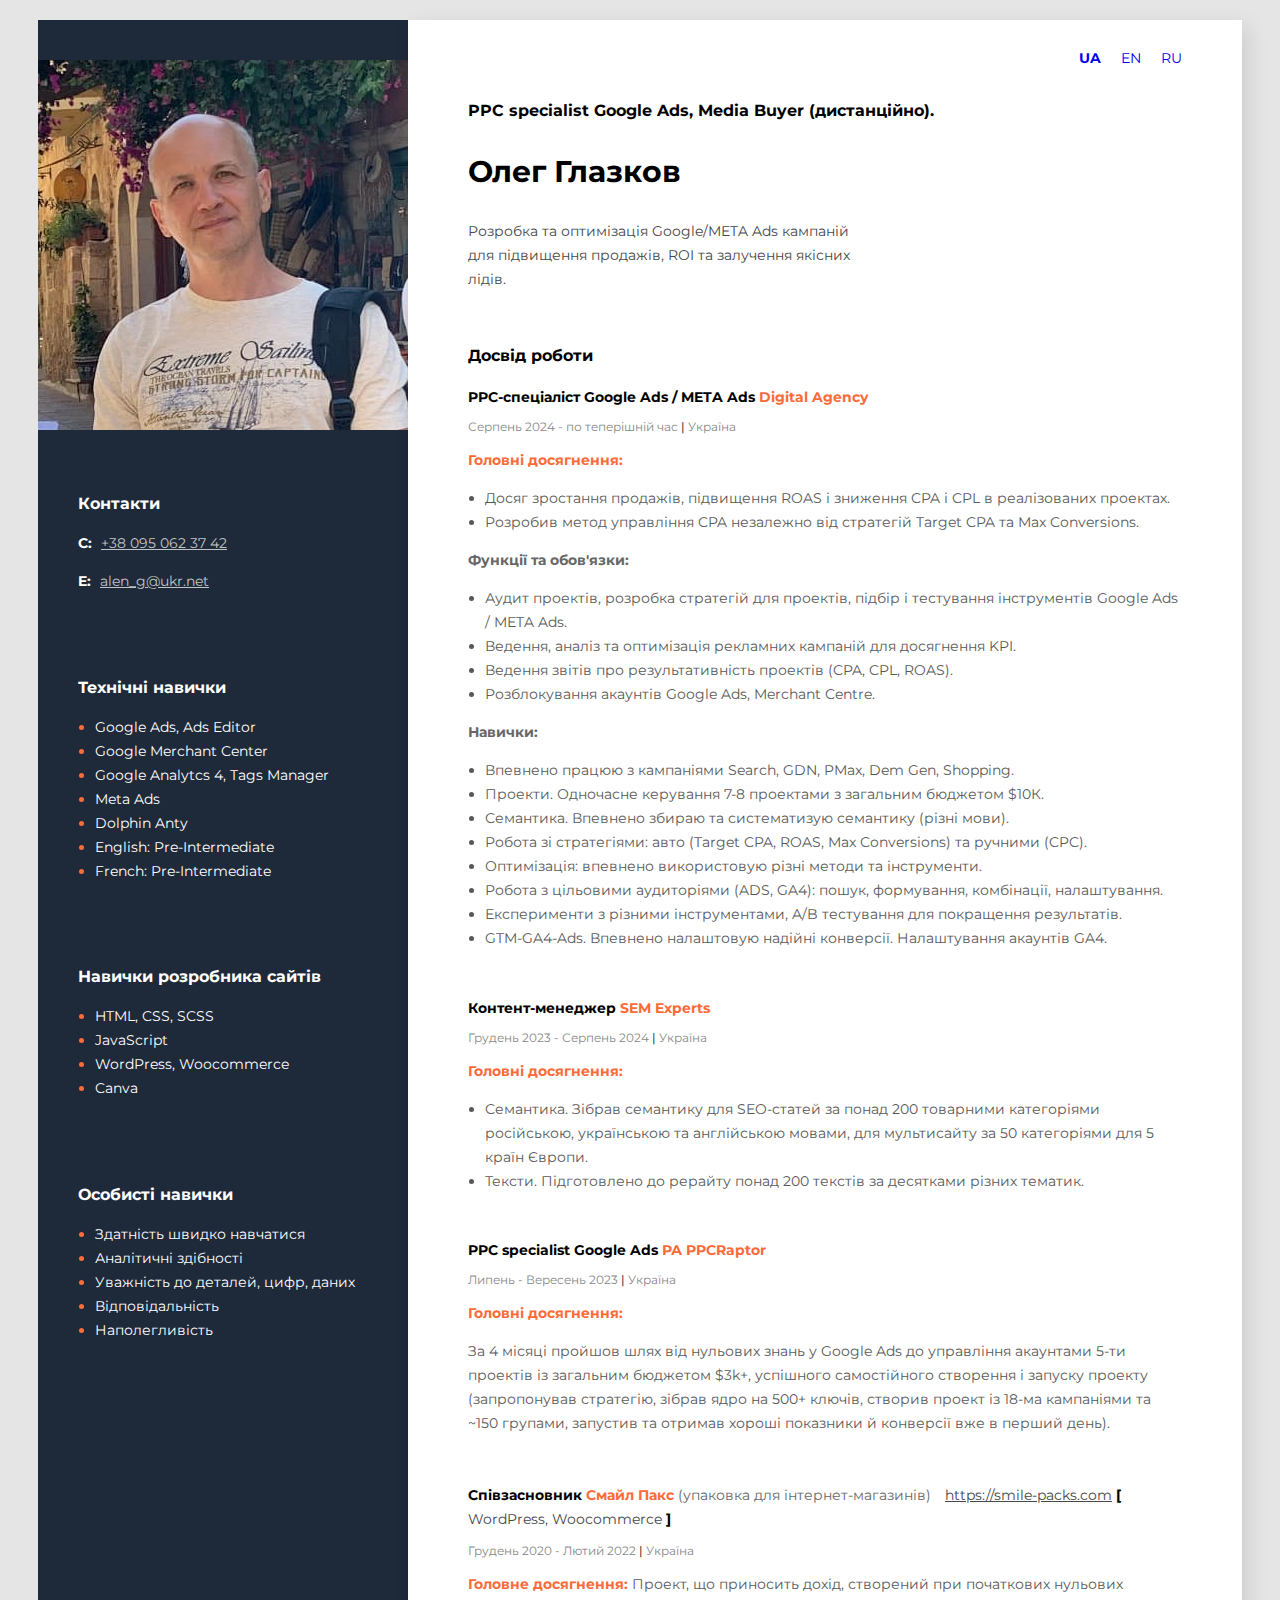
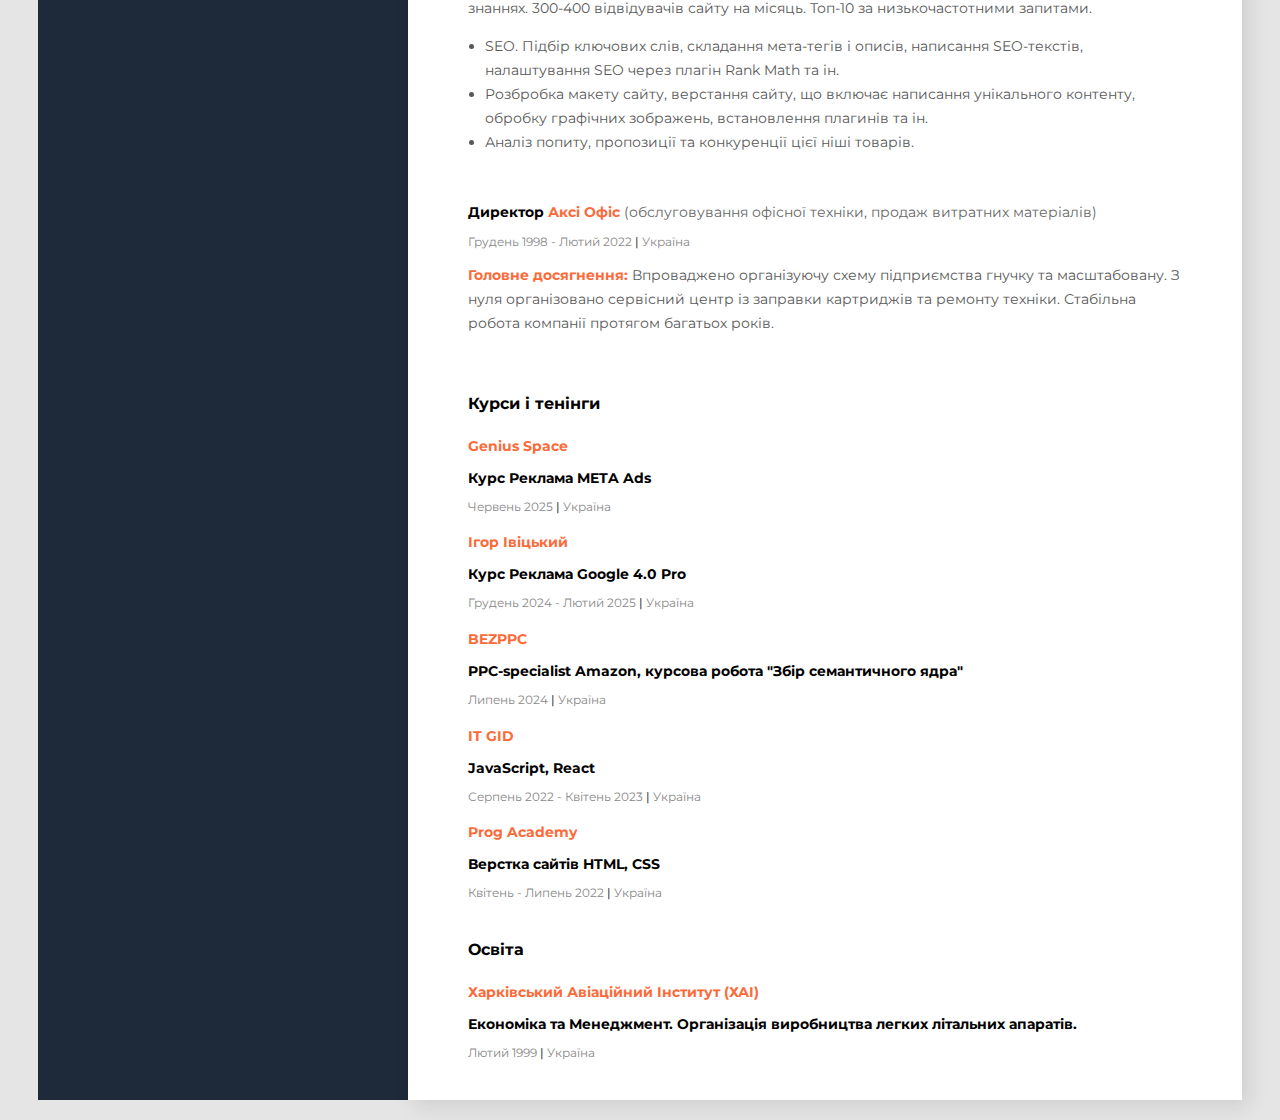
<file: index.html>
<!DOCTYPE html>
<html lang="ua">

<head>
    <meta charset="UTF-8">
    <meta name="viewport" content="width=device-width" , initiale-scale="1.0">
    <meta name='freelancehunt' content='8ac4616a92b067a'>
    <link rel="preconnect" href="https://fonts.googleapis.com">
    <link rel="preconnect" href="https://fonts.gstatic.com" crossorigin>
    <link href="https://fonts.googleapis.com/css2?family=Montserrat:wght@400;700&display=swap" rel="stylesheet">
    <link rel="stylesheet" href="./Styles/styles.css">
    <title>My resume</title>
</head>

<body>
    <div class="main">
        <div class="main_content">
            <div class="nav">
                <div><a href="./index.html" class="nav__link nav__link_current">UA</a></div>
                <div><a href="./en.html" class="nav__link">EN</a></div>
                <div><a href="./ru.html" class="nav__link">RU</a></div>
            </div>
            <div class="about">
                <h3 class="about_position">
                    PPC specialist Google Ads, Media Buyer (дистанційно). </h3>
                <h2 class="about_name">Олег Глазков</h2>
                <p class="about_description">
                    Розробка та оптимізація Google/META Ads кампаній для підвищення продажів, ROI та залучення якісних лідів.
                </p>
            </div>
           <div class="work">
        <h3 class="title">Досвід роботи</h3>
        <h4 class="work_position">PPC-спеціаліст Google Ads / META Ads <span class="organization">Digital Agency</span>
            <span class="organization__profil"></span>
        </h4>
        <p class="period">Серпень 2024 - по теперішній час <span class="line">|</span> Україна</p>
    
        <p class="work_list_item"><span class="organization">
            Головні досягнення:</span>
        </p>

        <ul class="work_list">
            <li class="work_list_item">
                Досяг зростання продажів, підвищення ROAS і зниження CPA і CPL в реалізованих проектах.
            </li>
            <li class="work_list_item">
                Розробив метод управління CPA незалежно від стратегій Target CPA та Max Conversions.
            </li>
        </ul>
        <p class="work_list_item"><span class="organization__function">
            Функції та обов'язки:</span>
        </p>
        <ul class="work_list">
            <li class="work_list_item">
               Аудит проектів, розробка стратегій для проектів, підбір і тестування інструментів Google Ads / META Ads.
            <li class="work_list_item">
                Ведення, аналіз та оптимізація рекламних кампаній для досягнення KPI.
            </li>
            <li class="work_list_item">
                Ведення звітів про результативність проектів (CPA, CPL, ROAS).
            </li>
            <li class="work_list_item">
                Розблокування акаунтів Google Ads, Merchant Centre.
            </li>
        </ul>

        <p class="work_list_item"><span class="organization__function">
             Навички:</span>
        </p>
        <ul class="work_list">
            <li class="work_list_item">
                Впевнено працюю з кампаніями Search, GDN, PMax, Dem Gen, Shopping.
            </li>
            <li class="work_list_item">
                Проекти. Одночасне керування 7-8 проектами з загальним бюджетом $10К.
            </li>
            <li class="work_list_item">
                Семантика. Впевнено збираю та систематизую семантику (різні мови).
            </li>
            <li class="work_list_item">
                Робота зі стратегіями: авто (Target CPA, ROAS, Max Conversions) та ручними (CPC).
            </li>
            <li class="work_list_item">
                Оптимізація: впевнено використовую різні методи та інструменти.
            </li>
            <li class="work_list_item">
                Робота з цільовими аудиторіями (ADS, GA4): пошук, формування, комбінації, налаштування.
            </li>
            <li class="work_list_item">
                Експерименти з різними інструментами, A/B тестування для покращення результатів.
            </li>
            <li class="work_list_item">
                GTM-GA4-Ads. Впевнено налаштовую надійні конверсії. Налаштування акаунтів GA4.
            </li>
        </ul>      
    </div>
           
              <!--Work Experience 0-->
              <div class="work">
               
                <h4 class="work_position">Контент-менеджер <span class="organization">  SEM Experts</span>
                    <span class="organization__profil"></span>
                </h4>
                <p class="period">Грудень 2023 - Серпень 2024 <span class="line">|</span> Україна</p>
               
                <p class="work_list_item"><span class="organization">
                    Головні досягнення:</span>
                </p>

                 <ul class="work_list">
                    <li class="work_list_item">
                        Семантика. Зібрав семантику для SEO-статей за понад 200 товарними категоріями російською, українською та англійською мовами, для мультисайту за 50 категоріями для 5 країн Європи.
                  </li>
                  <li class="work_list_item">
                    Тексти. Підготовлено до рерайту понад 200 текстів за десятками різних тематик.
                  </li>
                </ul>
            </div>
            <!--Work Experience 1-->
            <div class="work">
                <h4 class="work_position">PPC specialist Google Ads <span class="organization">  РА PPCRaptor</span>
                    <span class="organization__profil"></span>
                </h4>
                <p class="period">Липень - Вересень 2023 <span class="line">|</span> Україна</p>
                 <p class="work_list_item"><span class="organization">
                    Головні досягнення:</span>
                </p>
                <p class="work_list_item"> За 4 місяці пройшов шлях від нульових знань у Google Ads до управління 
                    акаунтами 5-ти проектів із загальним бюджетом $3k+, успішного самостійного створення і 
                    запуску проекту (запропонував стратегію, зібрав ядро на 500+ ключів, створив проект 
                    із 18-ма кампаніями та ~150 групами, запустив та отримав хороші показники й конверсії 
                    вже в перший день).
                </p>
            </div>
            <!--Work Experience 2-->
            <div class="work">
                <h4 class="work_position">Спiвзасновник <span class="organization">Смайл Пакс</span>
                    <span class="organization__profil">(упаковка для інтернет-магазинів)</span>
                    <span class="project_string">
                        <a href="https://smile-packs.com/" class="project_link">https://smile-packs.com</a>
                        <span class="project_bracked"> [ </span> WordPress,
                        Woocommerce <span class="project_bracked"> ]</span>
                    </span>
                </h4>
                <p class="period">Грудень 2020 - Лютий 2022 <span class="line">|</span> Україна</p>
                <p class="work_list_item"><span class="organization">
                        Головне досягнення:</span> Проект, що приносить дохід, створений при початкових нульових
                    знаннях. 300-400 відвідувачів сайту на місяць. Топ-10 за низькочастотними запитами.
                </p>
               
                <ul class="work_list">
                    <li class="work_list_item">
                        SEO. Підбір ключових слів, складання мета-тегів і описів, написання SEO-текстів, налаштування SEO через плагін Rank Math та ін.
                    </li>
                    <li class="work_list_item">
                        Розбробка макету сайту, верстання сайту, що включає написання унікального контенту, обробку графічних зображень, встановлення плагинів та ін.
                    </li>
                    <li class="work_list_item">
                        Аналіз попиту, пропозиції та конкуренції цієї ніші товарів.
                    </li>
                </ul>
            </div>
            <!--Work Experience 3-->
            <div class="work">
                <h4 class="work_position">Директор <span class="organization">Аксi Офiс</span>
                    <span class="organization__profil">(обслуговування офісної техніки, продаж витратних
                        матеріалів)</span>
                </h4>
                <p class="period">Грудень 1998 - Лютий 2022 <span class="line">|</span> Україна</p>
                <p class="work_list_item"><span class="organization">
                        Головне досягнення:</span> Впроваджено організуючу схему підприємства гнучку та масштабовану.
                    З нуля організовано сервісний центр із заправки картриджів та ремонту техніки. Стабільна робота компанії протягом багатьох років.
                </p>
            </div>
            <!--Courses-->
            <div class="education">
                <h3 class="title">Курси i тенiнги</h3>

                <h4 class="education_org">Genius Space</h4>
                <p class="specialization">Курс Реклама META Ads</p>
                <p class="period">Червень 2025 <span class="line">|</span> Україна</p>

                <h4 class="education_org">Ігор Івіцький</h4>
                <p class="specialization">Курс Реклама Google 4.0 Pro</p>
                <p class="period">Грудень 2024 - Лютий 2025 <span class="line">|</span> Україна</p>

                <h4 class="education_org">BEZPPC</h4>
                <p class="specialization">PPC-specialist Amazon, курсова робота "Збір семантичного ядра"</p>
                <p class="period">Липень 2024 <span class="line">|</span> Україна</p>

                <h4 class="education_org">IT GID</h4>
                <p class="specialization">JavaScript, React</p>
                <p class="period">Серпень 2022 - Квітень 2023 <span class="line">|</span> Україна</p>

                <h4 class="education_org">Prog Academy</h4>
                <p class="specialization">Верстка сайтів HTML, CSS</p>
                <p class="period">Квiтень - Липень 2022 <span class="line">|</span> Україна</p>
            </div>
            <!--Education-->
            <div class="education">
                <h3 class="title">Освiта</h3>
                <h4 class="education_org">Харківський Авіаційний Iнститут (ХАI)</h4>
                <p class="specialization">Економiка та Менеджмент. Організація виробництва легких літальних апаратів.
                </p>
                <p class="period">Лютий 1999 <span class="line">|</span> Україна</p>
                </ul>
            </div>
        </div>
        <!--SideBar-->
        <aside class="sidebar">
            <div class="area-photo">
                <img src="./img/foto_alen.jpg" alt="My photo" class="photo">
            </div>
            <!--Contacts-->
            <div class="contacts">
                <H3 class="sidebar-title">Контакти</H3>
                <p>
                    <span class="contact-type">C:</span>
                    <a href="tel:+380950623742" class="contact-link">+38 095 062 37 42</a>
                </p>
                </p>
                <span class="contact-type">E:</span>
                <a href="mailto:alen_g@ukr.net" class="contact-link">alen_g@ukr.net</a>
                </p>
            </div>
            <!--Tech Skils-->
            <div class="tech_skils">
                <h3 class="sidebar-title">Технічні навички</h3>
                <ul class="tech_skils_list">
                    <li class="tech_skils_item"> <span class="tech_skils_text">Google Ads, Ads Editor</span></li>
                    <li class="tech_skils_item"> <span class="tech_skils_text">Google Merchant Center</span></li>                    
                    <li class="tech_skils_item"> <span class="tech_skils_text">Google Analytcs 4, Tags Manager</span></li>
                    <li class="tech_skils_item"> <span class="tech_skils_text">Meta Ads</span></li>
                    <li class="tech_skils_item"> <span class="tech_skils_text">Dolphin Anty</span></li>
                    <li class="tech_skils_item"> <span class="tech_skils_text">English: Pre-Intermediate </span></li>
                    <li class="tech_skils_item"> <span class="tech_skils_text">French: Pre-Intermediate </span></li>
                </ul>
            </div>
              <div class="tech_skils">
                <h3 class="sidebar-title">Навички розробника сайтів</h3>
                <ul class="tech_skils_list">
                    <li class="tech_skils_item"> <span class="tech_skils_text">HTML, CSS, SCSS</span></li>
                    <li class="tech_skils_item"> <span class="tech_skils_text">JavaScript</span></li>
                    <li class="tech_skils_item"> <span class="tech_skils_text">WordPress, Woocommerce</span></li>
                    <li class="tech_skils_item"> <span class="tech_skils_text">Canva</span></li>
                </ul>
            </div>
            <!--Soft Skils-->
            <div class="soft_skils">
                <h3 class="sidebar-title">Особистi навички</h3>
                <ul class="tech_skils_list">
                    <li class="tech_skils_item"> <span class="tech_skils_text">Здатність швидко навчатися</span></li>
                    <li class="tech_skils_item"> <span class="tech_skils_text">Аналітичні здібності</span></li>
                    <li class="tech_skils_item"> <span class="tech_skils_text">Уважність до деталей, цифр, даних</span></li>
                    <li class="tech_skils_item"> <span class="tech_skils_text">Відповідальність</span></li>
                    <li class="tech_skils_item"> <span class="tech_skils_text">Наполегливість</span></li>
                </ul>
            </div>
        </aside>
    </div>
</body>

</html>
</file>
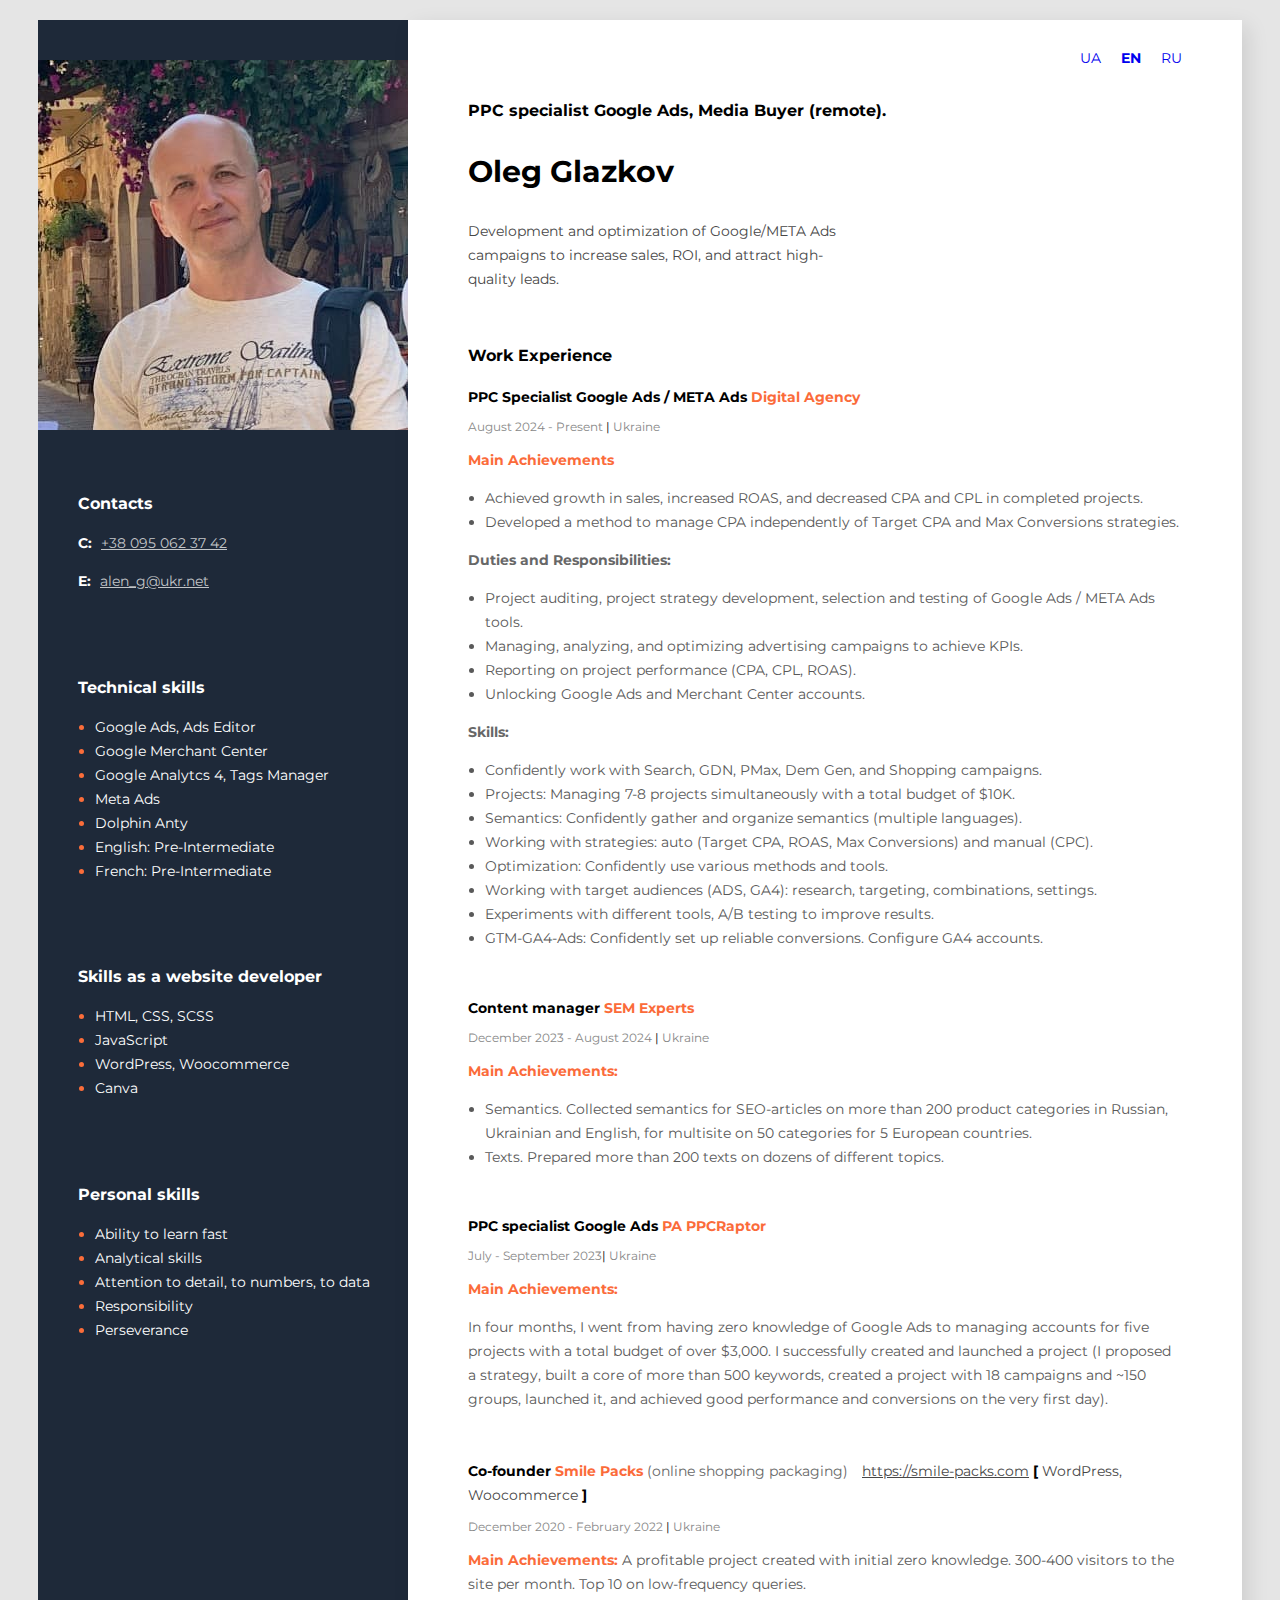
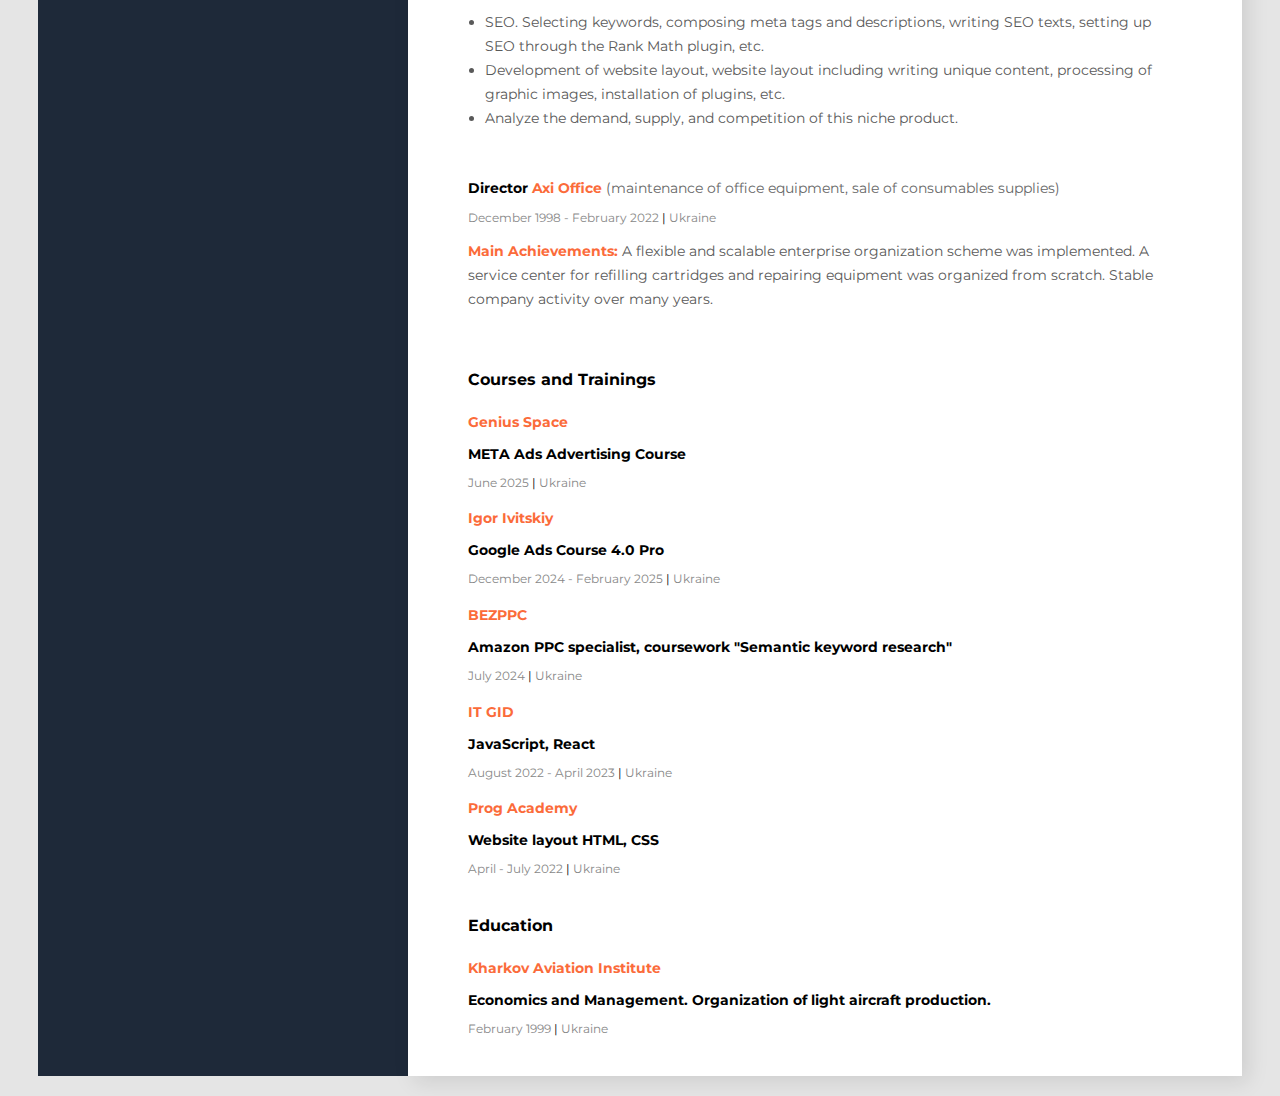
<file: en.html>
<!DOCTYPE html>
<html lang="en">

<head>
    <meta charset="UTF-8">
    <meta name="viewport" content="width=device-width" , initiale-scale="1.0">
    <meta name='freelancehunt' content='8ac4616a92b067a'>
    <link rel="preconnect" href="https://fonts.googleapis.com">
    <link rel="preconnect" href="https://fonts.gstatic.com" crossorigin>
    <link href="https://fonts.googleapis.com/css2?family=Montserrat:wght@400;700&display=swap" rel="stylesheet">
    <link rel="stylesheet" href="./Styles/styles.css">
    <title>My resume</title>
</head>

<body>
    <div class="main">
        <div class="main_content">
            <div class="nav">
                <div><a href="./index.html" class="nav__link">UA</a></div>
                <div><a href="./en.html" class="nav__link nav__link_current">EN</a></div>
                <div><a href="./ru.html" class="nav__link">RU</a></div>
            </div>
            <div class="about">
                <h3 class="about_position">
                    PPC specialist Google Ads, Media Buyer (remote). </h3>
                <h2 class="about_name">Oleg Glazkov</h2>
                <p class="about_description">
                   Development and optimization of Google/META Ads campaigns to increase sales, ROI, and attract high-quality leads.
                </p>
            </div>
            <div class="work">
            <h3 class="title">Work Experience</h3>
            <h4 class="work_position">PPC Specialist Google Ads / META Ads <span class="organization">Digital Agency</span>
                <span class="organization__profil"></span>
            </h4>
            <p class="period">August 2024 - Present <span class="line">|</span> Ukraine</p>
        
            <p class="work_list_item"><span class="organization">
                Main Achievements</span>
            </p>

            <ul class="work_list">
                <li class="work_list_item">
                    Achieved growth in sales, increased ROAS, and decreased CPA and CPL in completed projects.
                </li>
                <li class="work_list_item">
                    Developed a method to manage CPA independently of Target CPA and Max Conversions strategies.
                </li>
            </ul>
            <p class="work_list_item"><span class="organization__function">
                Duties and Responsibilities:</span>
            </p>
            <ul class="work_list">
                <li class="work_list_item">
                    Project auditing, project strategy development, selection and testing of Google Ads / META Ads tools.
                </li>
                <li class="work_list_item">
                    Managing, analyzing, and optimizing advertising campaigns to achieve KPIs.
                </li>
                <li class="work_list_item">
                    Reporting on project performance (CPA, CPL, ROAS).
                </li>
                <li class="work_list_item">
                    Unlocking Google Ads and Merchant Center accounts.
                </li>
            </ul>

            <p class="work_list_item"><span class="organization__function">
             Skills:</span>
        </p>
        <ul class="work_list">
            <li class="work_list_item">
                Confidently work with Search, GDN, PMax, Dem Gen, and Shopping campaigns.
            </li>
            <li class="work_list_item">
                Projects: Managing 7-8 projects simultaneously with a total budget of $10K.
            </li>
            <li class="work_list_item">
                Semantics: Confidently gather and organize semantics (multiple languages).
            </li>
            <li class="work_list_item">
                Working with strategies: auto (Target CPA, ROAS, Max Conversions) and manual (CPC).
            </li>
            <li class="work_list_item">
                Optimization: Confidently use various methods and tools.
            </li>
            <li class="work_list_item">
                Working with target audiences (ADS, GA4): research, targeting, combinations, settings.
            </li>
            <li class="work_list_item">
                Experiments with different tools, A/B testing to improve results.
            </li>
            <li class="work_list_item">
                GTM-GA4-Ads: Confidently set up reliable conversions. Configure GA4 accounts.
            </li>
        </ul>
    </div>
             <!--Work Experience 0-->
             <div class="work">
                
                <h4 class="work_position">Content manager <span class="organization">  SEM Experts</span>
                    <span class="organization__profil"></span>
                </h4>
                <p class="period">December 2023 - August 2024 <span class="line">|</span> Ukraine</p>
               
                <p class="work_list_item"><span class="organization">
                    Main Achievements:</span>
                </p>

                 <ul class="work_list">
                    <li class="work_list_item">
                        Semantics. Collected semantics for SEO-articles on more than 200 product categories in Russian, Ukrainian and English, for multisite on 50 categories for 5 European countries.
                  </li>
                  <li class="work_list_item">
                        Texts. Prepared more than 200 texts on dozens of different topics.
                  </li>
                </ul>
            </div>
            <!--Work Experience 1-->
            <div class="work">
                <h4 class="work_position">PPC specialist Google Ads <span class="organization">  РА PPCRaptor</span>
                    <span class="organization__profil"></span>
                </h4>
                <p class="period">July - September 2023<span class="line">|</span> Ukraine</p>
                <p class="work_list_item"><span class="organization">
                    Main Achievements:</span>
                </p>
                <p class="work_list_item"> In four months, I went from having zero knowledge of Google Ads 
                    to managing accounts for five projects with a total budget of over $3,000. 
                    I successfully created and launched a project 
                    (I proposed a strategy, built a core of more than 500 keywords, 
                    created a project with 18 campaigns and ~150 groups, launched it, 
                    and achieved good performance and conversions on the very first day).
                </p>
          </ul>
            </div>
            <!--Work Experience 2-->
            <div class="work">
                <h4 class="work_position">Co-founder <span class="organization">Smile Paсks</span>
                    <span class="organization__profil">(online shopping packaging)</span>
                    <span class="project_string">
                        <a href="https://smile-packs.com/" class="project_link" target="_blank">https://smile-packs.com</a>
                        <span class="project_bracked"> [ </span> WordPress,
                        Woocommerce <span class="project_bracked"> ]</span>
                    </span>
                </h4>
                <p class="period">December 2020 - February 2022 <span class="line">|</span> Ukraine</p>
                <p class="work_list_item"><span class="organization">
                        Main Achievements:</span> A profitable project created with initial zero
                        knowledge. 300-400 visitors to the site per month. Top 10 on low-frequency queries.
                </p>
               
                <ul class="work_list">
                    <li class="work_list_item">
                        SEO. Selecting keywords, composing meta tags and descriptions, writing SEO texts, setting up SEO through the Rank Math plugin, etc.
                    </li>
                    <li class="work_list_item">
                        Development of website layout, website layout including writing unique content, processing of graphic images, installation of plugins, etc.
                    </li>
                    <li class="work_list_item">
                        Analyze the demand, supply, and competition of this niche product.
                    </li>
                </ul>
            </div>
            <!--Work Experience 3-->
            <div class="work">
                <h4 class="work_position">Director <span class="organization">Axi Office</span>
                    <span class="organization__profil">(maintenance of office equipment, sale of consumables
                        supplies)</span>
                </h4>
                <p class="period">December 1998 - February 2022 <span class="line">|</span> Ukraine</p>
                <p class="work_list_item"><span class="organization">
                        Main Achievements:</span> A flexible and scalable enterprise organization scheme was implemented.
                        A service center for refilling cartridges and repairing equipment was organized from scratch. Stable company activity over many years.
                </p>
            </div>
            <!--Courses-->
            <div class="education">
                <h3 class="title">Courses and Trainings</h3>

                <h4 class="education_org">Genius Space</h4>
                <p class="specialization">META Ads Advertising Course</p>
                <p class="period">June 2025 <span class="line">|</span> Ukraine</p>

                <h4 class="education_org">Igor Ivitskiy</h4>
                <p class="specialization">Google Ads Course 4.0 Pro</p>
                <p class="period">December 2024 - February 2025 <span class="line">|</span> Ukraine</p>

                <h4 class="education_org">BEZPPC</h4>
                <p class="specialization">Amazon PPC specialist, coursework "Semantic keyword research"</p>
                <p class="period">July 2024 <span class="line">|</span> Ukraine</p>

                <h4 class="education_org">IT GID</h4>
                <p class="specialization">JavaScript, React</p>
                <p class="period">August 2022 - April 2023 <span class="line">|</span> Ukraine</p>

                <h4 class="education_org">Prog Academy</h4>
                <p class="specialization">Website layout HTML, CSS</p>
                <p class="period">April - July 2022 <span class="line">|</span> Ukraine</p>
            </div>
            <!--Education-->
            <div class="education">
                <h3 class="title">Education</h3>
                <h4 class="education_org">Kharkov Aviation Institute</h4>
                <p class="specialization">Economics and Management. Organization of light aircraft production.
                </p>
                <p class="period">February 1999 <span class="line">|</span> Ukraine</p>
                </ul>
            </div>
        </div>
        <!--SideBar-->
        <aside class="sidebar">
            <div class="area-photo">
                <img src="./img/foto_alen.jpg" alt="My photo" class="photo">
            </div>
            <!--Contacts-->
            <div class="contacts">
                <H3 class="sidebar-title">Contacts</H3>
                <p>
                    <span class="contact-type">C:</span>
                    <a href="tel:+380950623742" class="contact-link">+38 095 062 37 42</a>
                </p>
                </p>
                <span class="contact-type">E:</span>
                <a href="mailto:alen_g@ukr.net" class="contact-link">alen_g@ukr.net</a>
                </p>
            </div>
            <!--Tech Skils-->
            <div class="tech_skils">
                <h3 class="sidebar-title">Technical skills</h3>
                <ul class="tech_skils_list">
                    <li class="tech_skils_item"> <span class="tech_skils_text">Google Ads, Ads Editor</span></li>
                    <li class="tech_skils_item"> <span class="tech_skils_text">Google Merchant Center</span></li>                    
                    <li class="tech_skils_item"> <span class="tech_skils_text">Google Analytcs 4, Tags Manager</span></li>
                    <li class="tech_skils_item"> <span class="tech_skils_text">Meta Ads</span></li>
                    <li class="tech_skils_item"> <span class="tech_skils_text">Dolphin Anty</span></li>
                    <li class="tech_skils_item"> <span class="tech_skils_text">English: Pre-Intermediate </span></li>
                    <li class="tech_skils_item"> <span class="tech_skils_text">French: Pre-Intermediate </span></li>
                </ul>
            </div>
              <div class="tech_skils">
                <h3 class="sidebar-title">Skills as a website developer</h3>
                <ul class="tech_skils_list">
                    <li class="tech_skils_item"> <span class="tech_skils_text">HTML, CSS, SCSS</span></li>
                    <li class="tech_skils_item"> <span class="tech_skils_text">JavaScript</span></li>
                    <li class="tech_skils_item"> <span class="tech_skils_text">WordPress, Woocommerce</span></li>
                    <li class="tech_skils_item"> <span class="tech_skils_text">Canva</span></li>
                </ul>
            </div>
            <!--Soft Skils-->
            <div class="soft_skils">
                <h3 class="sidebar-title">Personal skills</h3>
                <ul class="tech_skils_list">
                    <li class="tech_skils_item"> <span class="tech_skils_text">Ability to learn fast</span></li>
                    <li class="tech_skils_item"> <span class="tech_skils_text">Analytical skills</span></li>
                    <li class="tech_skils_item"> <span class="tech_skils_text">Attention to detail, to numbers, to data</span></li>
                    <li class="tech_skils_item"> <span class="tech_skils_text">Responsibility</span></li>
                    <li class="tech_skils_item"> <span class="tech_skils_text">Perseverance</span></li>
                </ul>
            </div>
        </aside>
    </div>
</body>

</html>
</file>
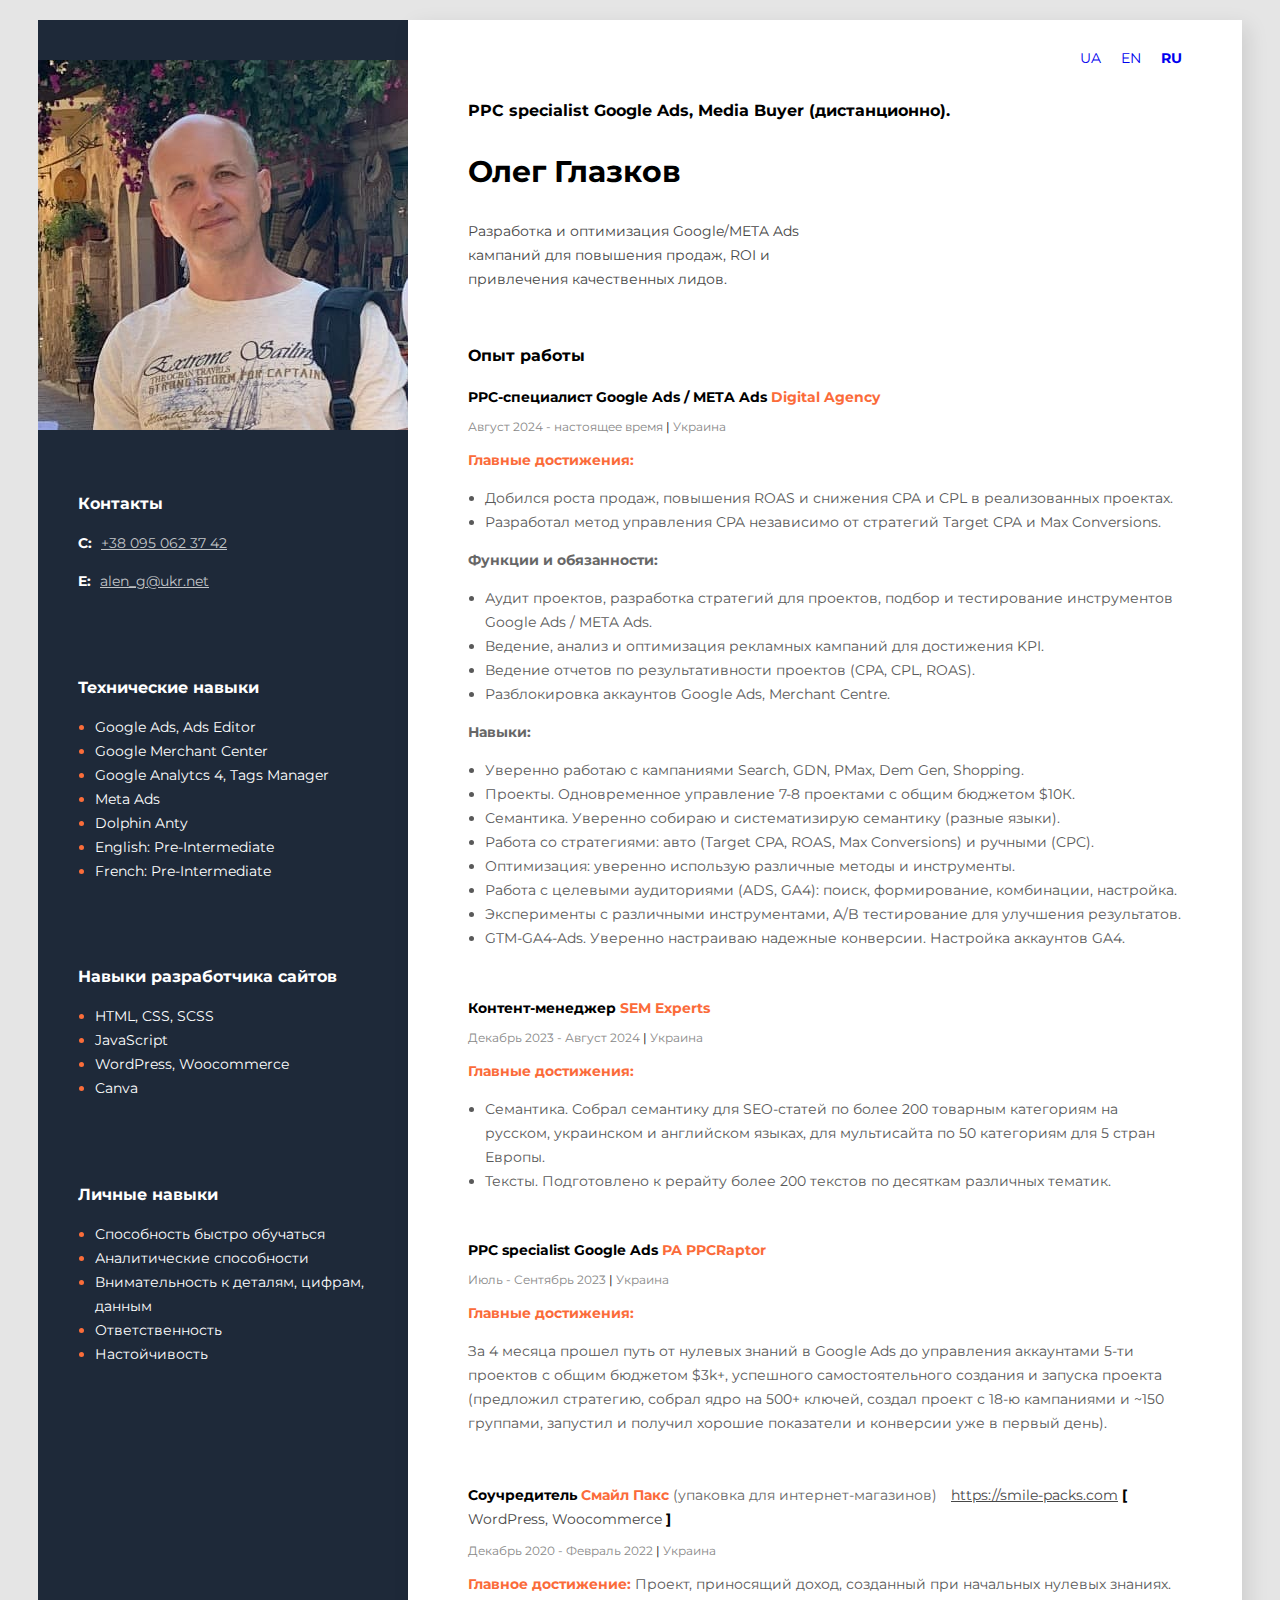
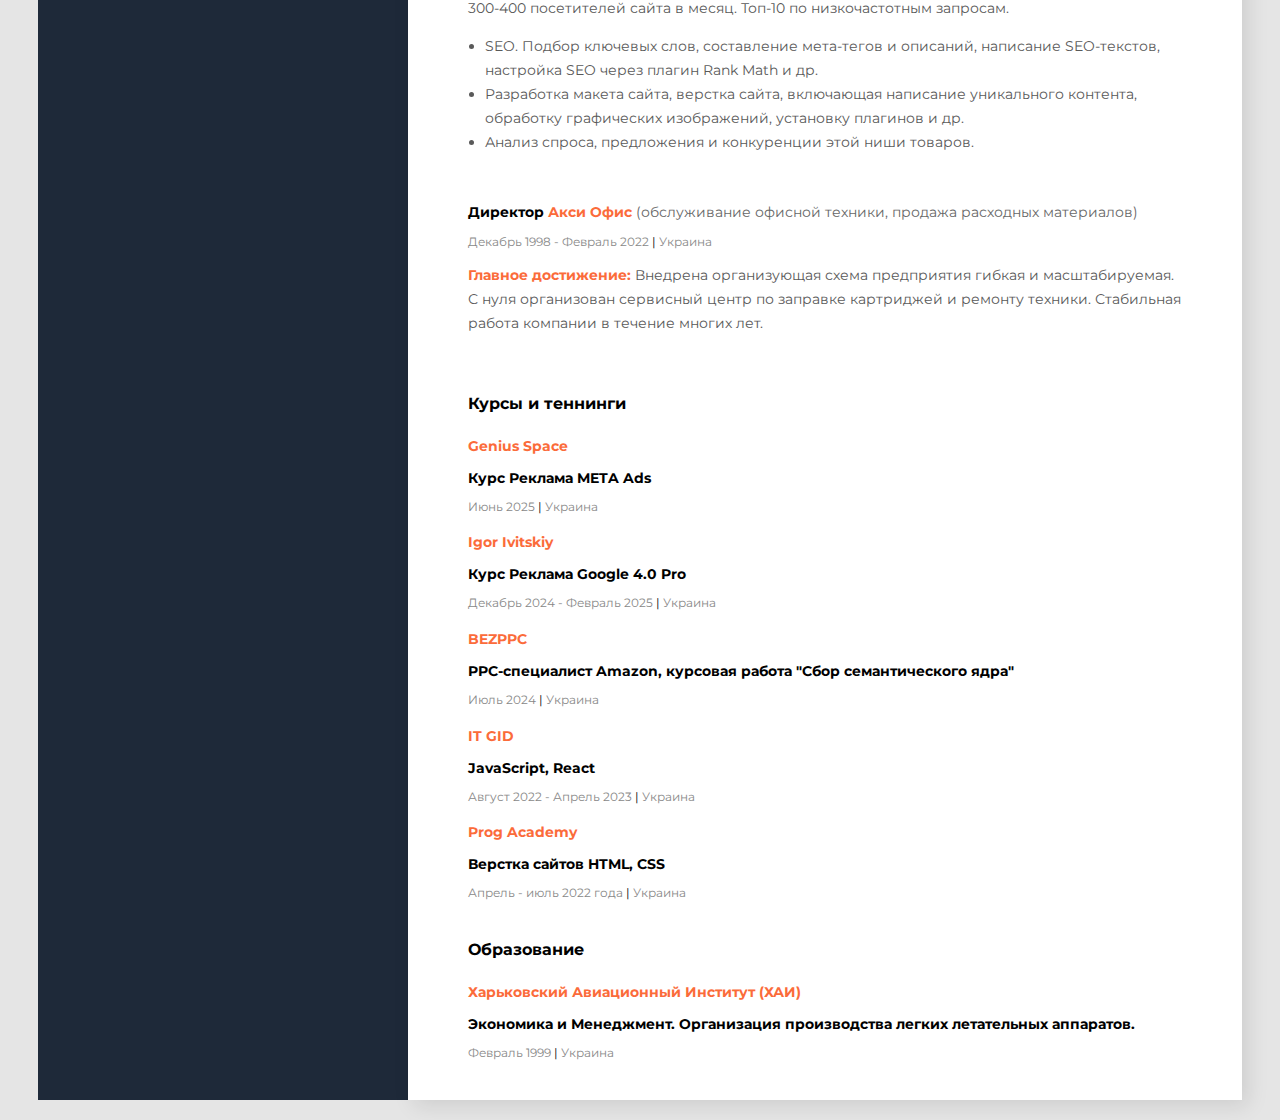
<file: ru.html>
<!DOCTYPE html>
<html lang="ru">

<head>
    <meta charset="UTF-8">
    <meta name="viewport" content="width=device-width" , initiale-scale="1.0">
    <meta name='freelancehunt' content='8ac4616a92b067a'>
    <link rel="preconnect" href="https://fonts.googleapis.com">
    <link rel="preconnect" href="https://fonts.gstatic.com" crossorigin>
    <link href="https://fonts.googleapis.com/css2?family=Montserrat:wght@400;700&display=swap" rel="stylesheet">
    <link rel="stylesheet" href="./Styles/styles.css">
    <title>My resume</title>
</head>

<body>
    <div class="main">
        <div class="main_content">
            <div class="nav">
                <div><a href="./index.html" class="nav__link">UA</a></div>
                <div><a href="./en.html" class="nav__link">EN</a></div>
                <div><a href="./ru.html" class="nav__link nav__link_current">RU</a></div>
            </div>
            <div class="about">
                <h3 class="about_position">
                    PPC specialist Google Ads, Media Buyer (дистанционно). </h3>
                <h2 class="about_name">Олег Глазков</h2>
                <p class="about_description">
                    Разработка и оптимизация Google/META Ads кампаний для повышения продаж, ROI и привлечения качественных лидов.                </p>
            </div>
           
            <!--Work Experience 00-->
            <div class="work">
                <h3 class="title">Опыт работы</h3>
                <h4 class="work_position">PPC-специалист Google Ads / META Ads <span class="organization">  Digital Agency</span>
                    <span class="organization__profil"></span>
                </h4>
                <p class="period">Август 2024 - настоящее время <span class="line">|</span> Украина</p>
               
                <p class="work_list_item"><span class="organization">
                    Главные достижения:</span>
                </p>

                 <ul class="work_list">
                    <li class="work_list_item">
                     Добился роста продаж, повышения ROAS и снижения CPA и CPL в реализованных проектах.
                    </li>
                    <li class="work_list_item">
                      Разработал метод управления CPA независимо от стратегий Target CPA и Max Conversions.
                    </li>
                </ul>
                    <p class="work_list_item"><span class="organization__function">
                     Функции и обязанности:</span>
                     </p>
                        <ul class="work_list">
                            <li class="work_list_item">
                                Аудит проектов, разработка стратегий для проектов, подбор и тестирование инструментов Google Ads / META Ads.
                            </li>
                            <li class="work_list_item">
                                Ведение, анализ и оптимизация рекламных кампаний для достижения KPI.
                            </li>
                            <li class="work_list_item">
                                Ведение отчетов по результативности проектов (CPA, CPL, ROAS).
                            </li>
                            <li class="work_list_item">
                                Разблокировка аккаунтов Google Ads, Merchant Centre.
                            </li>
                        </ul>
                     <p class="work_list_item"><span class="organization__function">
                        Навыки:</span>
                     </p>
                        <ul class="work_list">
                            <li class="work_list_item">
                                Уверенно работаю с кампаниями Search, GDN, PMax, Dem Gen, Shopping.
                            </li>
                            <li class="work_list_item">
                                Проекты. Одновременное управление 7-8 проектами с общим бюджетом $10К.
                            </li>
                            <li class="work_list_item">
                                Семантика. Уверенно собираю и систематизирую семантику (разные языки).
                            </li>
                            <li class="work_list_item">
                                Работа со стратегиями: авто (Target CPA, ROAS, Max Conversions) и ручными (CPC).
                            </li>
                            <li class="work_list_item">
                                Оптимизация: уверенно использую различные методы и инструменты.
                            </li>
                            <li class="work_list_item">
                                Работа с целевыми аудиториями (ADS, GA4): поиск, формирование, комбинации, настройка.
                            </li>
                            <li class="work_list_item">
                                Эксперименты с различными инструментами, A/B тестирование для улучшения результатов.
                            </li>
                            <li class="work_list_item">
                                GTM-GA4-Ads. Уверенно настраиваю надежные конверсии. Настройка аккаунтов GA4.
                            </li>
                        </ul>
            </div>
            <!--Work Experience 0-->
            <div class="work">
                <h4 class="work_position">Контент-менеджер <span class="organization">  SEM Experts</span>
                    <span class="organization__profil"></span>
                </h4>
                <p class="period">Декабрь 2023 - Август 2024 <span class="line">|</span> Украина</p>
               
                <p class="work_list_item"><span class="organization">
                    Главные достижения:</span>
                </p>

                 <ul class="work_list">
                    <li class="work_list_item">
                      Семантика. Собрал семантику для SEO-статей по более 200 товарным категориям на русском, украинском и английском языках, для мультисайта по 50 категориям для 5 стран Европы.
                  </li>
                  <li class="work_list_item">
                    Тексты. Подготовлено к рерайту более 200 текстов по десяткам различных тематик.
                  </li>
                </ul>
                <!-- <p class="work_list_item"><span class="organization__function">
                     Функции и обязанности:</span>
               </p>
            <ul class="work_list">
                <li class="work_list_item">
                    Семантика. Подбор ключевых слов для сайтов стран ЕС.
                </li>
                <li class="work_list_item">
                    Семантика. Подбор ключевых слов, составление мета-тегов и описаний для статей.
                </li>
                <li class="work_list_item">
                     Подготовка текстов и их структуры для описаний товаров, категорий и статей на основе анализа конкурентов.
                </li>
                <li class="work_list_item">
                    Формирование технических заданий для копирайтера с SEO-тегами, описаниями, ключевыми словами.
                </li>
                <li class="work_list_item">
                    Публикация контента в WordPress.
                </li>
          </ul>-->
            </div>
            <!--Work Experience 1-->
            <div class="work">
                <h4 class="work_position">PPC specialist Google Ads <span class="organization">  РА PPCRaptor</span>
                    <span class="organization__profil"></span>
                </h4>
                <p class="period">Июль - Сентябрь 2023 <span class="line">|</span> Украина</p>
                <p class="work_list_item"><span class="organization">
                    Главные достижения:</span>
                </p>
                <p class="work_list_item"> За 4 месяца прошел путь от нулевых знаний в Google Ads до управления 
                    аккаунтами 5-ти проектов с общим бюджетом $3k+, успешного самостоятельного создания и 
                    запуска проекта (предложил стратегию, собрал ядро на 500+ ключей, создал проект 
                    с 18-ю кампаниями и ~150 группами, запустил и получил хорошие показатели и конверсии 
                    уже в первый день).
                </p>
            </div>
            <!--Work Experience 2-->
            <div class="work">
                <h4 class="work_position">Соучредитель <span class="organization">Смайл Пакс</span>
                    <span class="organization__profil">(упаковка для интернет-магазинов)</span>
                    <span class="project_string">
                        <a href="https://smile-packs.com/" class="project_link" target="_blank">https://smile-packs.com</a>
                        <span class="project_bracked"> [ </span> WordPress,
                        Woocommerce <span class="project_bracked"> ]</span>
                    </span>
                </h4>
                <p class="period">Декабрь 2020 - Февраль 2022 <span class="line">|</span> Украина</p>
                <p class="work_list_item"><span class="organization">
                        Главное достижение:</span> Проект, приносящий доход, созданный при начальных нулевых
                        знаниях. 300-400 посетителей сайта в месяц. Топ-10 по низкочастотным запросам.
                </p>
               
                <ul class="work_list">
                    <li class="work_list_item">
                        SEO. Подбор ключевых слов, составление мета-тегов и описаний, написание SEO-текстов, настройка SEO через плагин Rank Math и др.
                    </li>
                    <li class="work_list_item">
                        Разработка макета сайта, верстка сайта, включающая написание уникального контента, обработку графических изображений, установку плагинов и др.
                    </li>
                    <li class="work_list_item">
                        Анализ спроса, предложения и конкуренции этой ниши товаров.
                    </li>
                </ul>
            </div>
            <!--Work Experience 3-->
            <div class="work">
                <h4 class="work_position">Директор <span class="organization">Акси Офис</span>
                    <span class="organization__profil">(обслуживание офисной техники, продажа расходных
                        материалов)</span>
                </h4>
                <p class="period">Декабрь 1998 - Февраль 2022 <span class="line">|</span> Украина</p>
                <p class="work_list_item"><span class="organization">
                        Главное достижение:</span> Внедрена организующая схема предприятия гибкая и масштабируемая.
                        С нуля организован сервисный центр по заправке картриджей и ремонту техники. Стабильная работа компании в течение многих лет.
                </p>
            </div>
            <!--Courses-->
            <div class="education">
                <h3 class="title">Курсы и теннинги</h3>

                <h4 class="education_org">Genius Space</h4>
                <p class="specialization">Курс Реклама META Ads</p>
                <p class="period">Июнь 2025 <span class="line">|</span> Украина</p>

                <h4 class="education_org">Igor Ivitskiy</h4>
                <p class="specialization">Курс Реклама Google 4.0 Pro</p>
                <p class="period">Декабрь 2024 - Февраль 2025 <span class="line">|</span> Украина</p>

                <h4 class="education_org">BEZPPC</h4>
                <p class="specialization">PPC-специалист Amazon, курсовая работа "Сбор семантического ядра"</p>
                <p class="period">Июль 2024 <span class="line">|</span> Украина</p>

                <h4 class="education_org">IT GID</h4>
                <p class="specialization">JavaScript, React</p>
                <p class="period">Август 2022 - Апрель 2023 <span class="line">|</span> Украина</p>

                <h4 class="education_org">Prog Academy</h4>
                <p class="specialization">Верстка сайтов HTML, CSS</p>
                <p class="period">Апрель - июль 2022 года <span class="line">|</span> Украина</p>
            </div>
            <!--Education-->
            <div class="education">
                <h3 class="title">Образование</h3>
                <h4 class="education_org">Харьковский Авиационный Институт (ХАИ)</h4>
                <p class="specialization">Экономика и Менеджмент. Организация производства легких летательных аппаратов.
                </p>
                <p class="period">Февраль 1999 <span class="line">|</span> Украина</p>
                </ul>
            </div>
        </div>
        <!--SideBar-->
        <aside class="sidebar">
            <div class="area-photo">
                <img src="./img/foto_alen.jpg" alt="My photo" class="photo">
            </div>
            <!--Contacts-->
            <div class="contacts">
                <H3 class="sidebar-title">Контакты</H3>
                <p>
                    <span class="contact-type">C:</span>
                    <a href="tel:+380950623742" class="contact-link">+38 095 062 37 42</a>
                </p>
                </p>
                <span class="contact-type">E:</span>
                <a href="mailto:alen_g@ukr.net" class="contact-link">alen_g@ukr.net</a>
                </p>
            </div>
            <!--Tech Skils-->
            <div class="tech_skils">
                <h3 class="sidebar-title">Технические навыки</h3>
                <ul class="tech_skils_list">
                    <li class="tech_skils_item"> <span class="tech_skils_text">Google Ads, Ads Editor</span></li>
                    <li class="tech_skils_item"> <span class="tech_skils_text">Google Merchant Center</span></li>                    
                    <li class="tech_skils_item"> <span class="tech_skils_text">Google Analytcs 4, Tags Manager</span></li>
                    <li class="tech_skils_item"> <span class="tech_skils_text">Meta Ads</span></li>
                    <li class="tech_skils_item"> <span class="tech_skils_text">Dolphin Anty</span></li>
                    <li class="tech_skils_item"> <span class="tech_skils_text">English: Pre-Intermediate </span></li>
                    <li class="tech_skils_item"> <span class="tech_skils_text">French: Pre-Intermediate </span></li>
                </ul>
            </div>
              <div class="tech_skils">
                <h3 class="sidebar-title">Навыки разработчика сайтов</h3>
                <ul class="tech_skils_list">
                    <li class="tech_skils_item"> <span class="tech_skils_text">HTML, CSS, SCSS</span></li>
                    <li class="tech_skils_item"> <span class="tech_skils_text">JavaScript</span></li>
                    <li class="tech_skils_item"> <span class="tech_skils_text">WordPress, Woocommerce</span></li>
                    <li class="tech_skils_item"> <span class="tech_skils_text">Canva</span></li>
                </ul>
            </div>
            <!--Soft Skils-->
            <div class="soft_skils">
                <h3 class="sidebar-title">Личные навыки</h3>
                <ul class="tech_skils_list">
                    <li class="tech_skils_item"> <span class="tech_skils_text">Способность быстро обучаться</span></li>
                    <li class="tech_skils_item"> <span class="tech_skils_text">Аналитические способности</span></li>
                    <li class="tech_skils_item"> <span class="tech_skils_text">Внимательность к деталям, цифрам, данным</span></li>
                    <li class="tech_skils_item"> <span class="tech_skils_text">Ответственность</span></li>
                    <li class="tech_skils_item"> <span class="tech_skils_text">Настойчивость</span></li>
                </ul>
            </div>
        </aside>
    </div>
</body>

</html>
</file>
<file: Styles/styles.css>
body {
  font-family: "Montserrat", sans-serif;
  background-color: #e5e5e5;
  overflow-wrap: break-word;
}

h2 {
  font-size: 30px;
}

.main {
  display: flex;
  flex-direction: row-reverse;
  margin: 20px 30px;
  font-size: 14px;
}

.main_content {
  display: flex;
  flex-direction: column;
  background-color: #fff;
  box-shadow: 6px 6px 20px rgb(0, 0, 0, 0.1);
  padding: 30px 60px;
}

.nav {
  display: inline-flex;
  justify-content: flex-end;
  font-style: normal;
  font-weight: normal;
  line-height: 16px;
  color: #000000;
  margin-bottom: 20px;
}

.nav__link {
  margin-left: 20px;
  text-decoration: none;
}

.nav__link:hover {
  color: red;
}

.nav__link_current {
  font-weight: bold;
}

.about {
  margin-bottom: 20px;
}

.about_position {
  font-style: normal;
  font-weight: bold;
  line-height: 17px;
  color: #000000;
  margin-bottom: 20px;
}

.about_name {
  font-style: normal;
  font-weight: 700;
  font-size: 45x;
  line-height: 55px;
  color: #000000;
  /* text-shadow: 0px 4px 4px rgba(0, 0, 0, 0.2), 0px 2px 2px rgba(0, 0, 0, 0.2); */
  margin-bottom: 20px;
}

.about_description {
  font-style: normal;
  font-weight: 400px;
  line-height: 24px;
  color: #474747;
  max-width: 400px;
}

.projects {
  margin-bottom: 20px;
}

.title {
  font-style: normal;
  font-weight: bold;
  font-size: 22x;
  line-height: 27px;
  color: #000000;
  margin-bottom: 10px;
}

.projects_list {
  padding: 0;
  margin-left: 17px;
}

.projects_item {
  font-style: normal;
  font-weight: bold;
  line-height: 24px;
  color: #000000;
}

.project_string,
.project_link {
  font-style: normal;
  font-weight: normal;
  line-height: 24px;
  color: #474747;
}

.project_link {
  margin-left: 10px;
}

.project_bracked {
  font-style: normal;
  font-weight: bold;
  line-height: 24px;
  color: #000000;
}

.work {
  margin-bottom: 15px;
}

.work_position {
  font-style: normal;
  font-weight: bold;
  line-height: 20px;
  color: #000000;
  margin-bottom: 10px;
}

.organization {
  font-weight: bold;
  line-height: 20px;
  color: #fb6b3a;
}
.organization__function {
  font-weight: bold;
  line-height: 20px;
  color: #676767;
}
.organization__profil {
  font-weight: normal;
  color: #676767;
}

.period {
  font-style: normal;
  font-weight: normal;
  font-size: 12px;
  line-height: 15px;
  color: #888888;
  margin-bottom: 10px;
}

.line {
  font-style: normal;
  font-weight: normal;
  font-size: 12px;
  line-height: 15px;
  color: #000000;
}

.work_list {
  padding: 0;
  margin-left: 17px;
}

.work_list_item {
  font-style: normal;
  font-weight: 400px;
  line-height: 24px;
  color: #595959;
}

.education {
  margin-top: 10px;
}

.education_org {
  font-weight: bold;
  line-height: 20px;
  color: #fb6b3a;
  margin-bottom: 10px;
}

.specialization {
  font-weight: bold;
  line-height: 17px;
  color: #000000;
  margin-bottom: 10px;
}

.sidebar {
  display: flex;
  flex-direction: column;
  background-color: #1e2939;
  width: 370px;
}

.area-photo {
  width: 370px;
  margin-top: 40px;
  margin-bottom: 40px;
}

.photo {
  object-fit: cover;
  width: 100%;
}

.contacts,
.tech_skils,
.soft_skils {
  margin-left: 40px;
}

.contacts,
.tech_skils,
.soft_skils {
  margin-bottom: 50px;
}

.sidebar-title {
  color: #ffffff;
  font-style: normal;
  font-weight: bold;
  line-height: 27px;
  margin-bottom: 10px;
}

.contact-type {
  color: #ffffff;
  font-style: normal;
  font-weight: bold;
  line-height: 24px;
  margin-right: 5px;
}

.contact-link {
  color: #c2c5c8;
  font-style: normal;
  font-weight: normal;
  line-height: 24px;
}

.tech_skils_list {
  color: #fff;
  padding: 0;
  margin-left: 17px;
}

.tech_skils_text {
  color: #fff;
  font-style: normal;
  font-weight: normal;
  line-height: 24px;
}

.tech_skils_item {
  color: #fb6d3a;
}

@media screen and (min-width: 329px) and (max-width: 767px) {
  .main {
    display: flex;
    flex-direction: column;
    margin: 15px 15px;
  }

  h2 {
    font-size: 22px;
  }

  .main_content {
    padding: 50px 30px;
  }

  .sidebar {
    display: flex;
    flex-direction: row;
    flex-wrap: wrap;
    justify-content: center;
    width: auto;
  }

  .contacts,
  .tech_skils,
  .soft_skils {
    margin-left: 30px;
    margin-right: 30px;
    margin-bottom: 30px;
    margin-top: 20px;
  }
}

@media screen and (min-width: 768px) and (max-width: 999px) {
  .main {
    display: flex;
    flex-direction: column;
    margin: 20px 30px;
  }

  .sidebar {
    display: flex;
    flex-direction: row;
    flex-wrap: wrap;
    justify-content: space-evenly;
    width: auto;
  }

  .contacts,
  .tech_skils,
  .soft_skils {
    margin-left: 15px;
    margin-right: 15px;
    margin-top: 20px;
  }

  .area-photo {
    width: 375px;
  }
}
</file>
